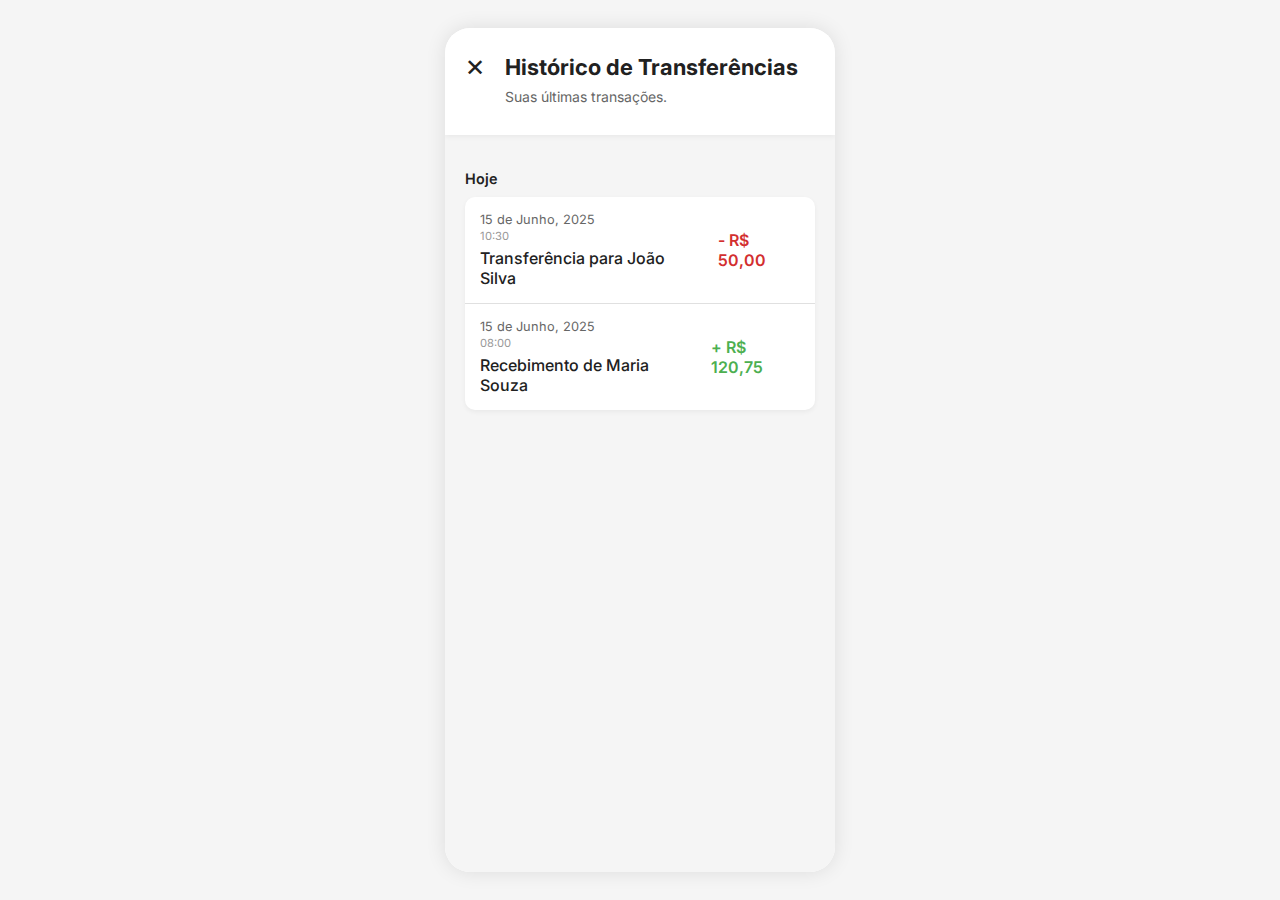
<file: extrato/index.html>
<!DOCTYPE html>
<html lang="pt-BR">
<head>
    <meta charset="UTF-8">
    <meta name="viewport" content="width=device-width, initial-scale=1.0">
    <title>Histórico de Transferências</title>
    <link rel="stylesheet" href="css/style.css"> 
    <link href="https://fonts.googleapis.com/css2?family=Inter:wght@400;500;600;700&display=swap" rel="stylesheet">
    <link rel="stylesheet" href="https://fonts.googleapis.com/css2?family=Material+Symbols+Rounded:opsz,wght,FILL,GRAD@20..48,100..700,0..1,-50..200" />
</head>
<body>
    <div class="phone-mockup">
        <div class="container">
            <div class="header">
                <div class="back-arrow">✕</div>
                <h1 class="title">Histórico de Transferências</h1>
                <p class="subtitle">Suas últimas transações.</p>
            </div>
            
            <div class="transfer-history-section">
                <div class="transfer-day-group">
                    <p class="day-label">Hoje</p>
                    <div class="transfer-list">
                        <div class="transfer-item">
                            <div class="transfer-details">
                                <span class="transfer-date">15 de Junho, 2025</span>
                                <span class="transfer-time">10:30</span>
                                <p class="transfer-description">Transferência para João Silva</p>
                            </div>
                            <span class="transfer-amount debit">- R$ 50,00</span>
                        </div>
                        <div class="transfer-item">
                            <div class="transfer-details">
                                <span class="transfer-date">15 de Junho, 2025</span>
                                <span class="transfer-time">08:00</span>
                                <p class="transfer-description">Recebimento de Maria Souza</p>
                            </div>
                            <span class="transfer-amount credit">+ R$ 120,75</span>
                        </div>
                    </div>
                </div>
</file>
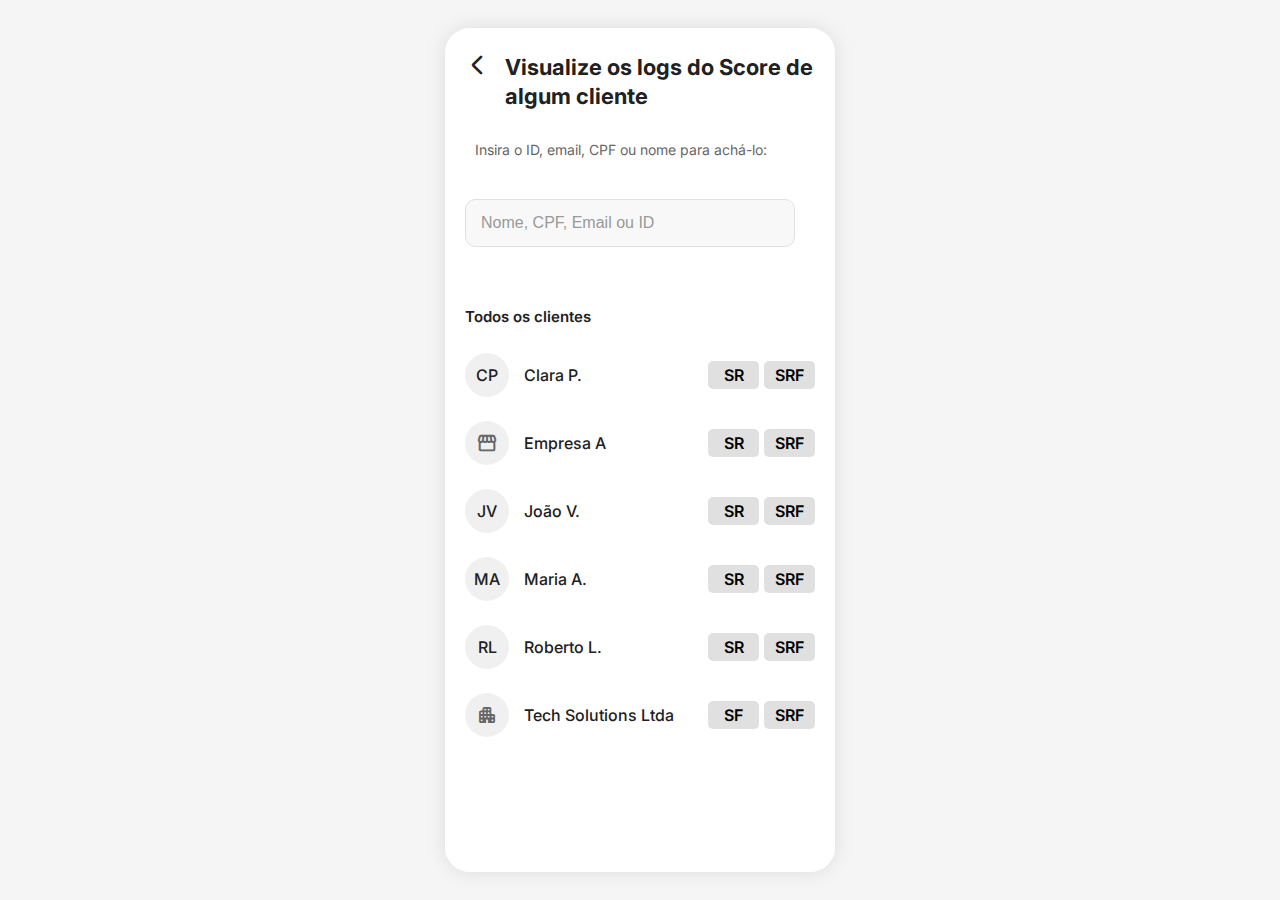
<file: procurarScore/index.html>
<!DOCTYPE html>
<html lang="pt-BR">
<head>
    <meta charset="UTF-8">
    <meta name="viewport" content="width=device-width, initial-scale=1.0">
    <title>Transferência - Selecionar Cliente (Admin)</title>
    <link rel="stylesheet" href="css/style.css"> 
    <link href="https://fonts.googleapis.com/css2?family=Inter:wght@400;500;600;700&display=swap" rel="stylesheet">
    <link rel="stylesheet" href="https://fonts.googleapis.com/css2?family=Material+Symbols+Rounded:opsz,wght,FILL,GRAD@20..48,100..700,0..1,-50..200" />
</head>
<body>
    <div class="phone-mockup">
        <div class="container">
            <div class="header">
                <span class="back-arrow material-symbols-rounded">arrow_back_ios_new</span>
                <h1 class="title">Visualize os logs do Score de algum cliente</h1>
                <p class="subtitle">Insira o ID, email, CPF ou nome para achá-lo:</p>
            </div>
            <div class="search-section">
                <input type="text" class="search-input" placeholder="Nome, CPF, Email ou ID">
            </div>
            <div class="contacts-section">
                <div class="frequent-contacts">
                    <div class="contact-card">
                    </div>
                </div>

                <p class="section-title">Todos os clientes</p>
                <div class="all-contacts">
                    <div class="contact-item">
                        <div class="contact-avatar">CP</div>
                        <span class="contact-name">Clara P.</span>
                        <div class="client-type-badges">
                            <span class="client-badge" data-value="sr">SR</span>
                            <span class="client-badge" data-value="sra">SRF</span>
                        </div>
                    </div>
                    <div class="contact-item">
                        <div class="contact-avatar icon-bg"><span class="material-symbols-rounded">storefront</span></div>
                        <span class="contact-name">Empresa A</span>
                        <div class="client-type-badges">
                            <span class="client-badge" data-value="sr">SR</span>
                            <span class="client-badge" data-value="sra">SRF</span>
                        </div>
                    </div>
                    <div class="contact-item">
                        <div class="contact-avatar">JV</div>
                        <span class="contact-name">João V.</span>
                        <div class="client-type-badges">
                            <span class="client-badge" data-value="sr">SR</span>
                            <span class="client-badge" data-value="sra">SRF</span>
                        </div>
                    </div>
                    <div class="contact-item">
                        <div class="contact-avatar">MA</div>
                        <span class="contact-name">Maria A.</span>
                        <div class="client-type-badges">
                            <span class="client-badge" data-value="sr">SR</span>
                            <span class="client-badge" data-value="sra">SRF</span>
                        </div>
                    </div>
                     <div class="contact-item">
                        <div class="contact-avatar">RL</div>
                        <span class="contact-name">Roberto L.</span>
                        <div class="client-type-badges">
                            <span class="client-badge" data-value="sr">SR</span>
                            <span class="client-badge" data-value="sra">SRF</span>
                        </div>
                    </div>
                    <div class="contact-item">
                        <div class="contact-avatar icon-bg"><span class="material-symbols-rounded">apartment</span></div>
                        <span class="contact-name">Tech Solutions Ltda</span>
                        <div class="client-type-badges">
                            <span class="client-badge" data-value="sr">SF</span>
                            <span class="client-badge" data-value="sra">SRF</span>
                        </div>
                    </div>
                    </div>
            </div>
        </div>
    </div>
</body>
</html>
</file>
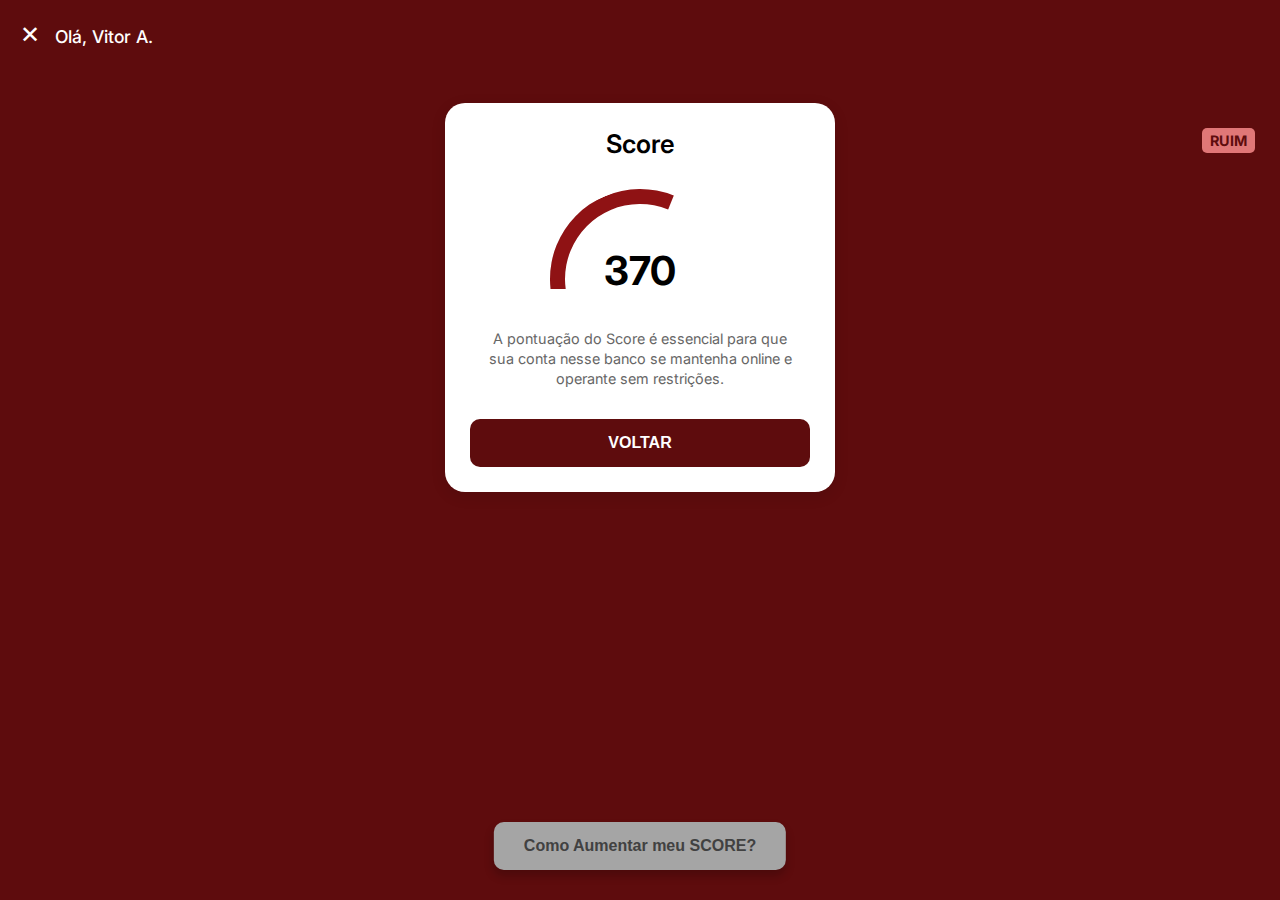
<file: sr/index.html>
<!DOCTYPE html>
<html lang="pt-BR">
<head>
    <meta charset="UTF-8">
    <meta name="viewport" content="width=device-width, initial-scale=1.0">
    <title>Meu Score</title>

    <link rel="stylesheet" href="css/style.css">

    <link href="https://fonts.googleapis.com/css2?family=Inter:wght@400;500;600;700&display=swap" rel="stylesheet">
    <link rel="stylesheet" href="https://fonts.googleapis.com/css2?family=Material+Symbols+Rounded:opsz,wght,FILL,GRAD@20..48,100..700,0..1,-50..200" />
</head>
<body>
    <div class="app-screen">
        <div class="header-vitor">
            <div class="fechar">✕</div>
            <span class="greeting-vitor">Olá, Vitor A.</span>
        </div>

        <div class="main-content-score">
            <div class="score-card">
                <h2 class="card-title-score">Score</h2>
                <span class="score-status">RUIM</span>

                <div class="score-meter-container">
                    <div class="score-meter">
                        <div class="score-arc-background"></div>
                        <div class="score-arc-fill"></div>
                        <div class="score-value-box">
                            <span class="score-value">370</span>
                            <span class="score-max">DE 1000</span>
                        </div>
                    </div>
                </div>

                <p class="score-description">A pontuação do Score é essencial para que sua conta nesse banco se mantenha online e operante sem restrições.</p>

                <button class="return-button">VOLTAR</button>
            </div>
        </div>

        <button class="how-to-increase-button">Como Aumentar meu SCORE?</button>
    </div>
</body>
</html>
</file>
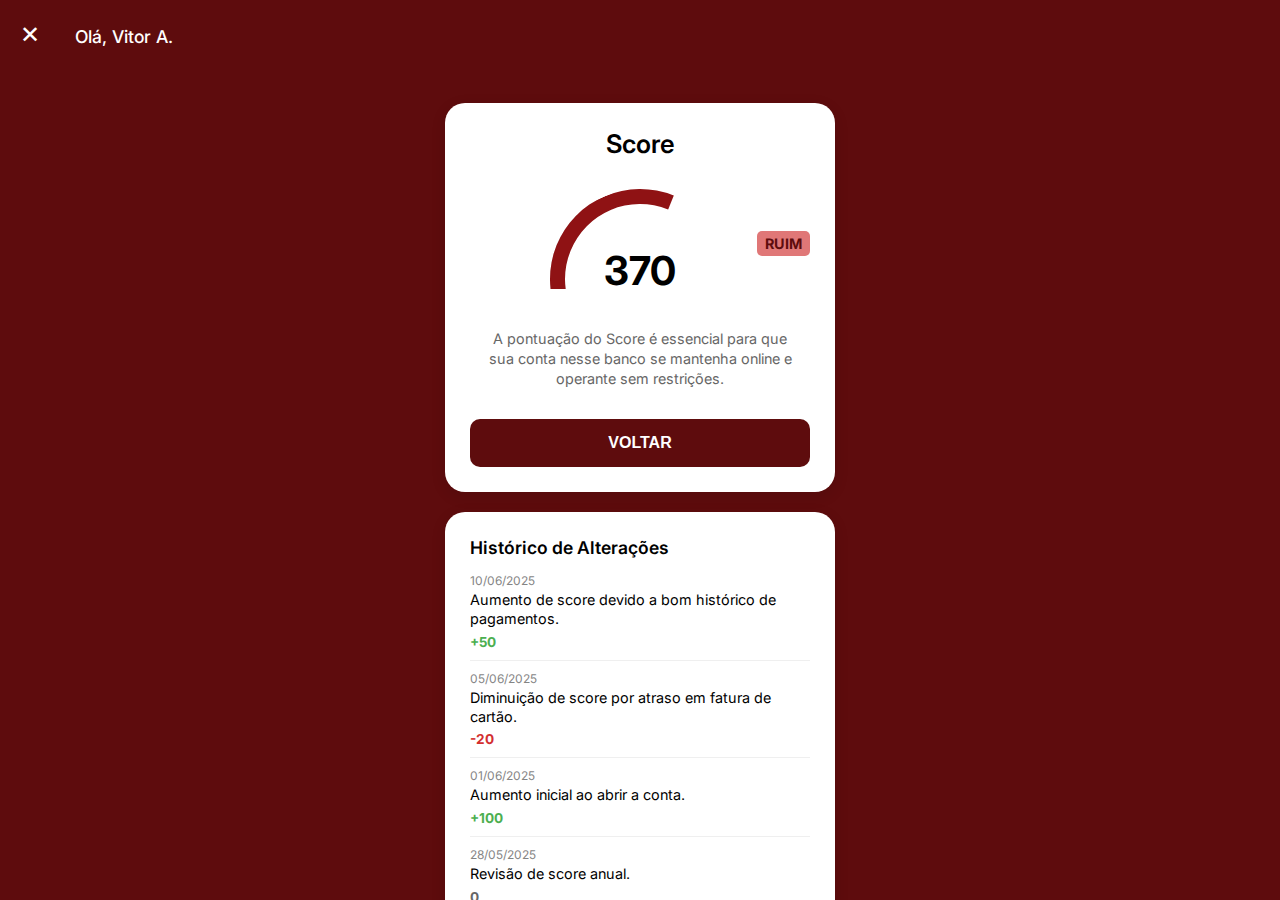
<file: srf/index.html>
<!DOCTYPE html>
<html lang="pt-BR">
<head>
    <meta charset="UTF-8">
    <meta name="viewport" content="width=device-width, initial-scale=1.0">
    <title>Meu Score - Admin</title>

    <link rel="stylesheet" href="css/style.css"> 

    <link href="https://fonts.googleapis.com/css2?family=Inter:wght@400;500;600;700&display=swap" rel="stylesheet">
    <link rel="stylesheet" href="https://fonts.googleapis.com/css2?family=Material+Symbols+Rounded:opsz,wght,FILL,GRAD@20..48,100..700,0..1,-50..200" />
</head>
<body>
    <div class="app-screen">
        <div class="header-vitor">
            <div class="fechar">✕</div>
            <span class="greeting-vitor">Olá, Vitor A.</span>
        </div>

        <div class="main-content-score">
            <div class="score-card">
                <h2 class="card-title-score">Score</h2>
                <span class="score-status">RUIM</span>

                <div class="score-meter-container">
                    <div class="score-meter">
                        <div class="score-arc-background"></div>
                        <div class="score-arc-fill"></div>
                        <div class="score-value-box">
                            <span class="score-value">370</span>
                            <span class="score-max">DE 1000</span>
                        </div>
                    </div>
                </div>

                <p class="score-description">A pontuação do Score é essencial para que sua conta nesse banco se mantenha online e operante sem restrições.</p>

                <button class="return-button">VOLTAR</button>
            </div>

            <div class="log-history-card">
                <h3 class="log-title">Histórico de Alterações</h3>
                <div class="log-entries-container">
                    <div class="log-entry">
                        <span class="log-date">10/06/2025</span>
                        <span class="log-description">Aumento de score devido a bom histórico de pagamentos.</span>
                        <span class="log-change log-increase">+50</span>
                    </div>
                    <div class="log-entry">
                        <span class="log-date">05/06/2025</span>
                        <span class="log-description">Diminuição de score por atraso em fatura de cartão.</span>
                        <span class="log-change log-decrease">-20</span>
                    </div>
                    <div class="log-entry">
                        <span class="log-date">01/06/2025</span>
                        <span class="log-description">Aumento inicial ao abrir a conta.</span>
                        <span class="log-change log-increase">+100</span>
                    </div>
                     <div class="log-entry">
                        <span class="log-date">28/05/2025</span>
                        <span class="log-description">Revisão de score anual.</span>
                        <span class="log-change log-no-change">0</span>
                    </div>
                    <div class="log-entry">
                        <span class="log-date">20/05/2025</span>
                        <span class="log-description">Diminuição por dívida antiga negociada.</span>
                        <span class="log-change log-decrease">-30</span>
                    </div>
                     <div class="log-entry">
                        <span class="log-date">15/05/2025</span>
                        <span class="log-description">Score inicial ao entrar no sistema.</span>
                        <span class="log-change log-increase">Base</span>
                    </div>
                    </div>
            </div>
            </div>

        </div>
</body>
</html>
</file>
<file: extrato/css/style.css>
html, body {
  height: 100%;
  width: 100%;
  margin: 0;
  padding: 0;
  box-sizing: border-box;
  font-family: "Inter", sans-serif;
  overflow: hidden;
}

body {
  display: flex;
  justify-content: center;
  align-items: center;
  background-color: #f5f5f5;
}

.phone-mockup {
  position: relative;
  width: 100%;
  height: 100%;
  max-width: 390px;
  max-height: 844px;
  background-color: #fff;
  border-radius: 0px;
  box-shadow: 0 0px 0px rgba(0, 0, 0, 0.2);
  display: flex;
  flex-direction: column;
  overflow: hidden;
}

@media (min-width: 768px) {
  .phone-mockup {
    border-radius: 25px;
    box-shadow: 0 0 20px rgba(0, 0, 0, 0.1);
  }
}
.container {
  flex-grow: 1;
  display: flex;
  flex-direction: column;
  padding: 0;
  overflow-y: auto;
  -webkit-overflow-scrolling: touch;
}

.header {
  padding: 25px 20px 15px 20px;
  position: relative;
  text-align: left;
  background-color: #fff;
  box-shadow: 0 2px 5px rgba(0, 0, 0, 0.05);
  z-index: 1;
}
.header .back-arrow {
  position: absolute;
  top: 25px;
  left: 20px;
  font-size: 24px;
  color: #212121;
  cursor: pointer;
}
.header .title {
  font-size: 22px;
  font-weight: 700;
  color: #212121;
  margin: 0;
  margin-left: 40px;
  line-height: 1.3;
}
.header .subtitle {
  font-size: 14px;
  color: #666;
  margin-top: 5px;
  margin-left: 40px;
  line-height: 1.4;
}

.transfer-history-section {
  flex-grow: 1;
  padding: 20px;
  background-color: #f5f5f5;
  overflow-y: auto;
}

.transfer-day-group {
  margin-bottom: 20px;
}
.transfer-day-group .day-label {
  font-size: 0.9em;
  font-weight: 600;
  color: #212121;
  margin-bottom: 10px;
}
.transfer-day-group .transfer-list {
  background-color: #fff;
  border-radius: 10px;
  box-shadow: 0 2px 5px rgba(0, 0, 0, 0.05);
  overflow: hidden;
}
.transfer-day-group .transfer-item {
  display: flex;
  flex-direction: row;
  justify-content: space-between;
  align-items: center;
  padding: 15px;
  border-bottom: 1px solid #e0e0e0;
  cursor: pointer;
  transition: background-color 0.2s ease;
}
.transfer-day-group .transfer-item:last-child {
  border-bottom: none;
}
.transfer-day-group .transfer-item:hover {
  background-color: white;
}
.transfer-day-group .transfer-item .transfer-details {
  display: flex;
  flex-direction: column;
  align-items: flex-start;
  flex-grow: 1;
}
.transfer-day-group .transfer-item .transfer-details .transfer-date {
  font-size: 0.8em;
  color: #666;
  margin-bottom: 2px;
}
.transfer-day-group .transfer-item .transfer-details .transfer-time {
  font-size: 0.7em;
  color: #999;
  margin-bottom: 5px;
}
.transfer-day-group .transfer-item .transfer-details .transfer-description {
  font-size: 1em;
  color: #212121;
  font-weight: 500;
  margin: 0;
}
.transfer-day-group .transfer-item .transfer-amount {
  font-size: 1em;
  font-weight: 600;
  margin-left: 15px;
}
.transfer-day-group .transfer-item .transfer-amount.debit {
  color: #D32F2F;
}
.transfer-day-group .transfer-item .transfer-amount.credit {
  color: #4CAF50;
}/*# sourceMappingURL=style.css.map */
</file>
<file: procurarScore/css/style.css>
@charset "UTF-8";
html, body {
  height: 100%;
  width: 100%;
  margin: 0;
  padding: 0;
  box-sizing: border-box;
  font-family: "Inter", sans-serif;
  overflow: hidden;
}

body {
  display: flex;
  justify-content: center;
  align-items: center;
  background-color: #f5f5f5;
}

.phone-mockup {
  position: relative;
  width: 100%;
  height: 100%;
  max-width: 390px;
  max-height: 844px;
  background-color: #fff;
  border-radius: 0px;
  box-shadow: 0 0px 0px rgba(0, 0, 0, 0.2);
  display: flex;
  flex-direction: column;
  overflow: hidden;
}

@media (min-width: 768px) {
  .phone-mockup {
    border-radius: 25px;
    box-shadow: 0 0 20px rgba(0, 0, 0, 0.1);
  }
}
.container {
  flex-grow: 1;
  display: flex;
  flex-direction: column;
  padding: 0;
  overflow-y: auto;
  -webkit-overflow-scrolling: touch;
}

.header {
  padding: 25px 20px 15px 20px;
  position: relative;
  text-align: left;
  background-color: #fff;
}
.header .back-arrow {
  position: absolute;
  top: 25px;
  left: 20px;
  font-size: 24px;
  color: #212121;
  cursor: pointer;
}
.header .title {
  font-size: 22px;
  font-weight: 700;
  color: #212121;
  margin: 0;
  margin-left: 40px;
  line-height: 1.3;
}
.header .subtitle {
  font-size: 14px;
  color: #666;
  margin-top: 30px;
  margin-left: 10px;
  line-height: 1.4;
}

.search-section {
  padding: 10px 20px;
  background-color: #fff;
}
.search-section .search-input {
  width: calc(100% - 20px);
  padding: 14px 15px;
  font-size: 16px;
  border: 1px solid #e0e0e0;
  border-radius: 10px;
  outline: none;
  box-sizing: border-box;
  color: #212121;
  background-color: #f8f8f8;
}
.search-section .search-input::-moz-placeholder {
  color: #999;
}
.search-section .search-input::placeholder {
  color: #999;
}
.search-section .search-input:focus {
  border-color: #007bff;
  box-shadow: 0 0 0 2px rgba(0, 123, 255, 0.2);
}

.contacts-section {
  flex-grow: 1;
  padding: 20px;
  background-color: #fff;
}
.contacts-section .section-title {
  font-size: 15px;
  font-weight: 600;
  color: #212121;
  margin-top: 20px;
  margin-bottom: 15px;
}
.contacts-section .section-title:first-of-type {
  margin-top: 0;
}
.contacts-section .frequent-contacts {
  display: flex;
  flex-direction: row;
  justify-content: flex-start;
  gap: 20px;
  margin-bottom: 30px;
}
.contacts-section .frequent-contacts .contact-card {
  display: flex;
  flex-direction: column;
  display: flex;
  justify-content: center;
  align-items: center;
  text-align: center;
  cursor: pointer;
}
.contacts-section .frequent-contacts .contact-card .avatar {
  display: flex;
  justify-content: center;
  align-items: center;
  width: 60px;
  height: 60px;
  border-radius: 50%;
  background-color: #4d1e1e;
  color: #eeeeee;
  font-size: 20px;
  font-weight: 600;
  margin-bottom: 8px;
}
.contacts-section .frequent-contacts .contact-card .name {
  font-size: 13px;
  color: #666;
  max-width: 70px;
  white-space: nowrap;
  overflow: hidden;
  text-overflow: ellipsis;
}
.contacts-section .all-contacts .contact-item {
  display: flex;
  flex-direction: row;
  align-items: center;
  padding: 12px 0;
  cursor: pointer;
  position: relative;
}
.contacts-section .all-contacts .contact-item .contact-avatar {
  display: flex;
  justify-content: center;
  align-items: center;
  width: 44px;
  height: 44px;
  border-radius: 50%;
  background-color: #f0f0f0;
  color: #212121;
  font-size: 16px;
  font-weight: 500;
  margin-right: 15px;
}
.contacts-section .all-contacts .contact-item .contact-avatar.icon-bg {
  background-color: #f0f0f0;
}
.contacts-section .all-contacts .contact-item .contact-avatar.icon-bg .material-symbols-rounded {
  font-size: 22px;
  color: #666;
}
.contacts-section .all-contacts .contact-item .contact-name {
  font-size: 16px;
  color: #212121;
  font-weight: 500;
  flex-grow: 1;
}
.contacts-section .all-contacts .contact-item .client-type-badges {
  display: flex;
  flex-direction: row;
  gap: 5px;
  margin-left: auto;
}
.contacts-section .all-contacts .contact-item .client-badge {
  padding: 4px 8px;
  background-color: #e0e0e0;
  border-radius: 5px;
  cursor: pointer;
  font-size: 1em; /* Ajustado para um tamanho mais visível, 1.6em pode ser muito grande */
  font-weight: 600;
  color: #000;
  transition: background-color 0.2s ease, color 0.2s ease;
  min-width: 35px; /* Para garantir largura mínima */
  text-align: center; /* Centraliza o texto "SR" ou "SRA" */
}
.contacts-section .all-contacts .contact-item .client-badge.selected {
  background-color: #007bff;
  color: #fff;
}
.contacts-section .all-contacts .contact-item .client-badge:hover {
  background-color: #c7c7c7;
}/*# sourceMappingURL=style.css.map */
</file>
<file: sr/css/style.css>
@charset "UTF-8";
html, body {
  height: 100%;
  width: 100%;
  margin: 0;
  padding: 0;
  box-sizing: border-box;
  font-family: "Inter", sans-serif;
  overflow: hidden;
}

body {
  display: flex;
  justify-content: center;
  align-items: center;
  background-color: #f0f0f0;
}

.app-screen {
  width: 100%;
  height: 100%;
  background-color: #5e0c0d;
  display: flex;
  flex-direction: column;
  box-shadow: 0 0 20px rgba(0, 0, 0, 0.1);
  position: relative;
}

@media (min-width: 768px) {
  .app-screen {
    border-radius: 25px;
  }
}
.header-vitor {
  display: flex;
  flex-direction: row;
  align-items: center;
  padding: 26px 55px;
  color: #fff;
  background-color: #5e0c0d;
}
.header-vitor .fechar {
  position: absolute;
  top: 20px;
  left: 20px;
  font-size: 1.5rem;
  cursor: pointer;
  color: white;
}

.greeting-vitor {
  font-size: 1.1em;
  font-weight: 500;
}

.main-content-score {
  flex-grow: 1;
  display: flex;
  flex-direction: column;
  align-items: center;
  padding-top: 30px;
  padding-left: 20px;
  padding-right: 20px;
  background-color: #5e0c0d;
}

.score-card {
  background-color: #fff;
  border-radius: 20px;
  box-shadow: 0 4px 15px rgba(0, 0, 0, 0.1);
  padding: 25px;
  width: 100%;
  max-width: 340px;
  text-align: center;
  display: flex;
  flex-direction: column;
  align-items: center;
}

.card-title-score {
  font-size: 1.6em;
  font-weight: 600;
  color: #000;
  margin: 0;
  margin-bottom: 10px;
}

.score-status {
  background-color: #e07777;
  color: #5e0c0d;
  font-size: 0.9em;
  font-weight: 700;
  padding: 4px 8px;
  border-radius: 5px;
  text-transform: uppercase;
  position: absolute;
  top: 25px;
  right: 25px;
  top: 128px;
}

.score-meter-container {
  width: 200px;
  height: 100px;
  overflow: hidden;
  margin: 20px auto;
  position: relative;
  right: -10px;
}

.score-meter {
  width: 180px;
  height: 180px;
  border-radius: 50%;
  position: relative;
  transform: rotate(180deg);
}

.score-arc-background,
.score-arc-fill {
  width: 100%;
  height: 100%;
  border-radius: 50%;
  position: absolute;
  top: 0;
  left: 0;
  border: 15px solid transparent;
  border-top-color: #e0e0e0;
  border-right-color: #e0e0e0;
  box-sizing: border-box;
}

.score-arc-fill {
  border-top-color: #8f1214;
  border-right-color: #8f1214;
  transform: rotate(67deg);
  z-index: 2; 
  transition: transform 1s ease-in-out; 
}

.score-value-box {
  display: flex;
  flex-direction: column;
  display: flex;
  justify-content: center;
  align-items: center;
  position: absolute;
  top: 50%;
  left: 50%;
  transform: translate(-50%, -50%) rotate(-180deg);
  color: #000;
}

.score-value {
  font-size: 2.5em;
  font-weight: 700;
  line-height: 1.1;
}

.score-max {
  font-size: 0.9em;
  font-weight: 500;
  opacity: 0.7;
}

.score-description {
  font-size: 0.9em;
  color: #666;
  line-height: 1.4;
  margin-top: 20px;
  margin-bottom: 30px;
  padding: 0 10px;
}

.return-button {
  background-color: #5e0c0d;
  color: #fff;
  padding: 15px 30px;
  border: none;
  border-radius: 10px;
  font-size: 1em;
  font-weight: 600;
  cursor: pointer;
  transition: background-color 0.3s ease;
  width: 100%;
  box-sizing: border-box;
}
.return-button:hover {
  background-color: #310607;
}

.how-to-increase-button {
  position: absolute;
  bottom: 30px;
  left: 50%;
  transform: translateX(-50%);
  background-color: #a5a5a5;
  color: #414141;
  padding: 15px 30px;
  border: none;
  border-radius: 10px;
  font-size: 1em;
  font-weight: 600;
  cursor: pointer;
  box-shadow: 0 6px 10px rgba(0, 0, 0, 0.2);
  white-space: nowrap;
  max-width: 90%;
  box-sizing: border-box;
  transition: background-color 0.3s ease;
}
.how-to-increase-button:hover {
  background-color: #310607;
}
</file>
<file: srf/css/style.css>
html, body {
  height: 100%;
  width: 100%;
  margin: 0;
  padding: 0;
  box-sizing: border-box;
  font-family: "Inter", sans-serif;
  overflow: hidden;
}

body {
  display: flex;
  justify-content: center;
  align-items: center;
  background-color: #f0f0f0;
}

.app-screen {
  width: 100%;
  height: 100%;
  max-width: 100%;
  max-height: 100%;
  background-color: #5e0c0d;
  display: flex;
  flex-direction: column;
  box-shadow: 0 0 20px rgba(0, 0, 0, 0.1);
  position: relative;
}

@media (min-width: 768px) {
  .app-screen {
    border-radius: 25px;
  }
}
.header-vitor {
  display: flex;
  flex-direction: row;
  align-items: center;
  padding: 26px 35px;
  color: #fff;
  background-color: #5e0c0d;
  position: relative;
}
.header-vitor .fechar {
  position: absolute;
  top: 20px;
  left: 20px;
  font-size: 1.5rem;
  cursor: pointer;
  color: #fff;
}
.header-vitor .greeting-vitor {
  font-size: 1.1em;
  font-weight: 500;
  margin-left: 40px;
}

.main-content-score {
  flex-grow: 1;
  display: flex;
  flex-direction: column;
  align-items: center;
  padding-top: 30px;
  padding-left: 20px;
  padding-right: 20px;
  background-color: #5e0c0d;
  overflow-y: auto;
}

.score-card {
  background-color: #fff;
  border-radius: 20px;
  box-shadow: 0 4px 15px rgba(0, 0, 0, 0.1);
  padding: 25px;
  width: 100%;
  max-width: 340px;
  text-align: center;
  display: flex;
  flex-direction: column;
  align-items: center;
  position: relative;
  margin-bottom: 20px;
}

.card-title-score {
  font-size: 1.6em;
  font-weight: 600;
  color: #000;
  margin: 0;
  margin-bottom: 10px;
}

.score-status {
  background-color: #e07777;
  color: #5e0c0d;
  font-size: 0.9em;
  font-weight: 700;
  padding: 4px 8px;
  border-radius: 5px;
  text-transform: uppercase;
  position: absolute;
  top: 128px;
  right: 25px;
}

.score-meter-container {
  width: 200px;
  height: 100px;
  overflow: hidden;
  margin: 20px auto;
  position: relative;
  right: -10px;
}

.score-meter {
  width: 180px;
  height: 180px;
  border-radius: 50%;
  position: relative;
  transform: rotate(180deg);
}

.score-arc-background,
.score-arc-fill {
  width: 100%;
  height: 100%;
  border-radius: 50%;
  position: absolute;
  top: 0;
  left: 0;
  border: 15px solid transparent;
  border-top-color: #e0e0e0;
  border-right-color: #e0e0e0;
  box-sizing: border-box;
}

.score-arc-fill {
  border-top-color: #8f1214;
  border-right-color: #8f1214;
  transform: rotate(67deg);
  z-index: 2;
  transition: transform 1s ease-in-out;
}

.score-value-box {
  display: flex;
  flex-direction: column;
  display: flex;
  justify-content: center;
  align-items: center;
  position: absolute;
  top: 50%;
  left: 50%;
  transform: translate(-50%, -50%) rotate(-180deg);
  color: #000;
}

.score-value {
  font-size: 2.5em;
  font-weight: 700;
  line-height: 1.1;
}

.score-max {
  font-size: 0.9em;
  font-weight: 500;
  opacity: 0.7;
}

.score-description {
  font-size: 0.9em;
  color: #666;
  line-height: 1.4;
  margin-top: 20px;
  margin-bottom: 30px;
  padding: 0 10px;
}

.return-button {
  background-color: #5e0c0d;
  color: #fff;
  padding: 15px 30px;
  border: none;
  border-radius: 10px;
  font-size: 1em;
  font-weight: 600;
  cursor: pointer;
  transition: background-color 0.3s ease;
  width: 100%;
  box-sizing: border-box;
}
.return-button:hover {
  background-color: #310607;
}

.log-history-card {
  background-color: #fff;
  border-radius: 20px;
  box-shadow: 0 4px 15px rgba(0, 0, 0, 0.1);
  padding: 25px;
  width: 100%;
  max-width: 340px;
  margin-bottom: 20px;
  display: flex;
  flex-direction: column;
  align-items: flex-start;
}

.log-title {
  font-size: 1.1em;
  font-weight: 600;
  color: #000;
  margin: 0;
  margin-bottom: 15px;
}

.log-entries-container {
  width: 100%;
  display: flex;
  flex-direction: column;
  gap: 10px;
}

.log-entry {
  display: flex;
  flex-direction: column;
  align-items: flex-start;
  padding-bottom: 10px;
  border-bottom: 1px solid rgba(102, 102, 102, 0.1);
}
.log-entry:last-child {
  border-bottom: none;
  padding-bottom: 0;
}

.log-date {
  font-size: 0.75em;
  color: #666;
  opacity: 0.8;
  margin-bottom: 3px;
}

.log-description {
  font-size: 0.9em;
  color: #000;
  line-height: 1.3;
  margin-bottom: 5px;
}

.log-change {
  font-size: 0.85em;
  font-weight: 700;
}

.log-increase {
  color: #4CAF50;
}

.log-decrease {
  color: #D32F2F;
}

.log-no-change {
  color: #666;
}/*# sourceMappingURL=style.css.map */
</file>
